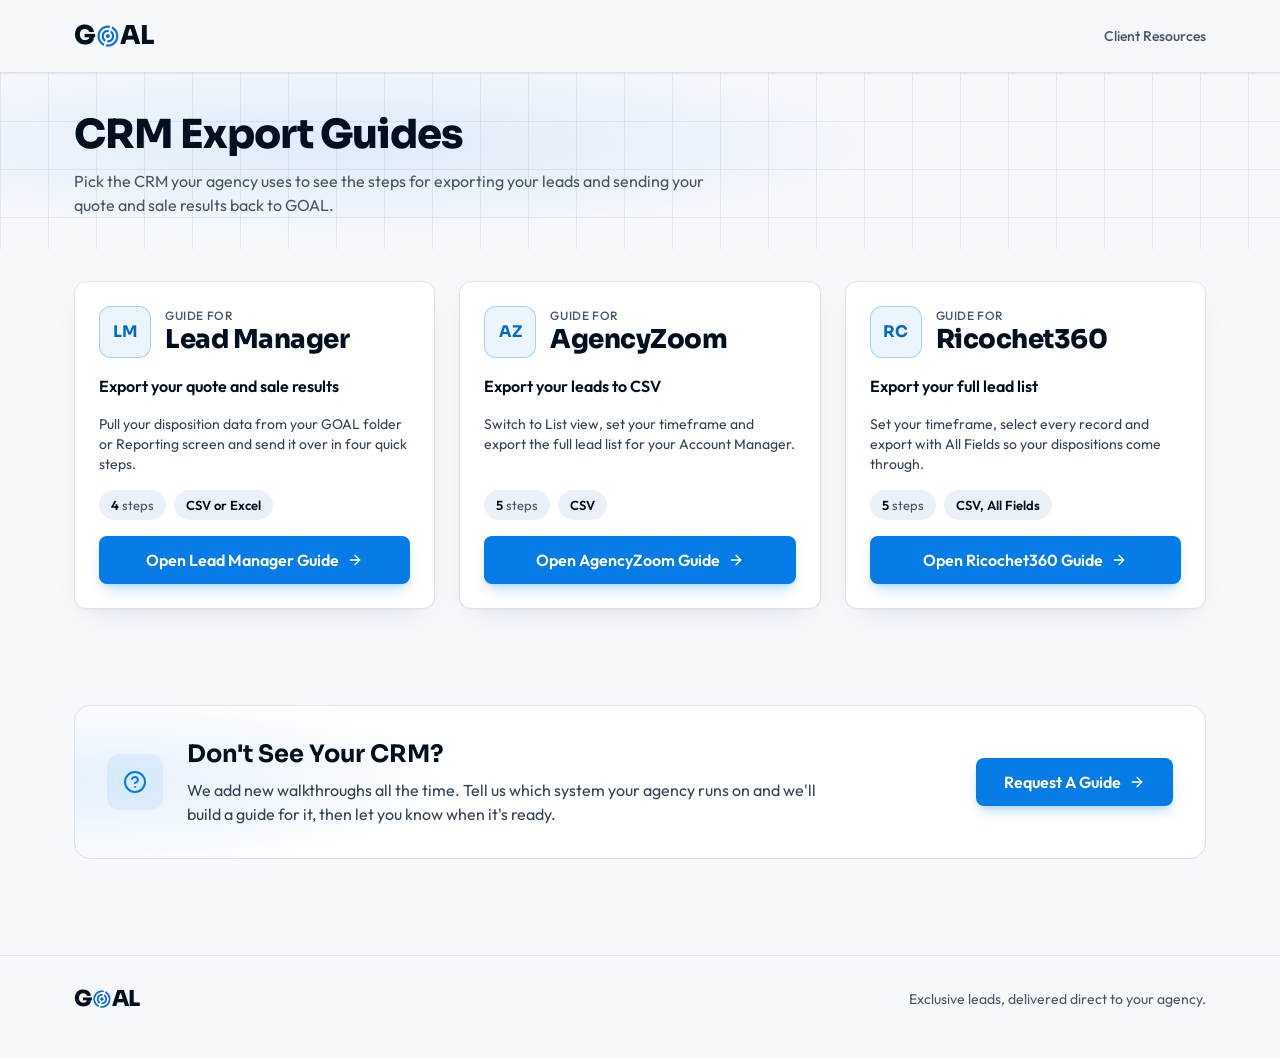
<file: index.html>
<!DOCTYPE html>
<html lang="en">
<head>
<meta charset="UTF-8">
<meta name="viewport" content="width=device-width, initial-scale=1.0">
<title>GOAL — Client Guides</title>
<meta name="description" content="Step-by-step guides for exporting your dispositions and sending quote and sale data back to GOAL.">
<meta name="color-scheme" content="dark light">
<meta name="theme-color" content="#080c10" media="(prefers-color-scheme: dark)">
<meta name="theme-color" content="#f6f8fc" media="(prefers-color-scheme: light)">
<link rel="icon" type="image/png" href="assets/goal-mark.png">
<link rel="preconnect" href="https://fonts.googleapis.com">
<link rel="preconnect" href="https://fonts.gstatic.com" crossorigin>
<link href="https://fonts.googleapis.com/css2?family=Outfit:wght@400;500;600&family=Sora:wght@600;700;800&display=swap" rel="stylesheet">
<link rel="stylesheet" href="assets/goal.css">
</head>
<body>

<header class="site-header">
  <div class="container">
    <a class="logo" href="index.html" aria-label="GOAL Client Guides home">G<img src="assets/goal-mark.png" alt="">AL</a>
    <nav aria-label="Primary">
      <span class="meta">Client Resources</span>
    </nav>
  </div>
</header>

<section class="hero compact">
  <div class="container">
    <h1 class="display-md">CRM Export Guides</h1>
    <p class="lead">Pick the CRM your agency uses to see the steps for exporting your leads and sending your quote and sale results back to GOAL.</p>
  </div>
</section>

<main id="guides" class="container landing">
  <div class="grid">

    <a class="guide-card" href="lead-manager-export.html">
      <div class="toprow">
        <div class="mono" aria-hidden="true">LM</div>
        <div class="crm"><small>Guide for</small><h2 class="name">Lead Manager</h2></div>
      </div>
      <p class="task">Export your quote and sale results</p>
      <p>Pull your disposition data from your GOAL folder or Reporting screen and send it over in four quick steps.</p>
      <ul class="facts">
        <li><strong>4</strong> steps</li>
        <li><strong>CSV or Excel</strong></li>
      </ul>
      <span class="btn btn-primary open-btn">Open Lead Manager Guide
        <svg viewBox="0 0 24 24" fill="none" stroke="currentColor" stroke-width="2" stroke-linecap="round" stroke-linejoin="round" aria-hidden="true"><path d="M5 12h14"/><path d="m12 5 7 7-7 7"/></svg>
      </span>
    </a>

    <a class="guide-card" href="agencyzoom-export.html">
      <div class="toprow">
        <div class="mono" aria-hidden="true">AZ</div>
        <div class="crm"><small>Guide for</small><h2 class="name">AgencyZoom</h2></div>
      </div>
      <p class="task">Export your leads to CSV</p>
      <p>Switch to List view, set your timeframe and export the full lead list for your Account Manager.</p>
      <ul class="facts">
        <li><strong>5</strong> steps</li>
        <li><strong>CSV</strong></li>
      </ul>
      <span class="btn btn-primary open-btn">Open AgencyZoom Guide
        <svg viewBox="0 0 24 24" fill="none" stroke="currentColor" stroke-width="2" stroke-linecap="round" stroke-linejoin="round" aria-hidden="true"><path d="M5 12h14"/><path d="m12 5 7 7-7 7"/></svg>
      </span>
    </a>

    <a class="guide-card" href="ricochet-export.html">
      <div class="toprow">
        <div class="mono" aria-hidden="true">RC</div>
        <div class="crm"><small>Guide for</small><h2 class="name">Ricochet360</h2></div>
      </div>
      <p class="task">Export your full lead list</p>
      <p>Set your timeframe, select every record and export with All Fields so your dispositions come through.</p>
      <ul class="facts">
        <li><strong>5</strong> steps</li>
        <li><strong>CSV, All Fields</strong></li>
      </ul>
      <span class="btn btn-primary open-btn">Open Ricochet360 Guide
        <svg viewBox="0 0 24 24" fill="none" stroke="currentColor" stroke-width="2" stroke-linecap="round" stroke-linejoin="round" aria-hidden="true"><path d="M5 12h14"/><path d="m12 5 7 7-7 7"/></svg>
      </span>
    </a>

  </div>

  <section id="request" class="panel section">
    <div class="icon-tile lg">
      <svg viewBox="0 0 24 24" fill="none" stroke="currentColor" stroke-width="2" stroke-linecap="round" stroke-linejoin="round" aria-hidden="true"><circle cx="12" cy="12" r="10"/><path d="M9.09 9a3 3 0 0 1 5.83 1c0 2-3 3-3 3"/><path d="M12 17h.01"/></svg>
    </div>
    <div class="text">
      <h2>Don't See Your CRM?</h2>
      <p>We add new walkthroughs all the time. Tell us which system your agency runs on and we'll build a guide for it, then let you know when it's ready.</p>
    </div>
    <a class="btn btn-primary" href="mailto:support@checkoutgoal.com?subject=CRM%20guide%20request">Request A Guide
      <svg viewBox="0 0 24 24" fill="none" stroke="currentColor" stroke-width="2" stroke-linecap="round" stroke-linejoin="round" aria-hidden="true"><path d="M5 12h14"/><path d="m12 5 7 7-7 7"/></svg>
    </a>
  </section>
</main>

<footer class="site-footer">
  <div class="container">
    <span class="logo sm">G<img src="assets/goal-mark.png" alt="O">AL</span>
    <p>Exclusive leads, delivered direct to your agency.</p>
  </div>
</footer>

</body>
</html>
</file>
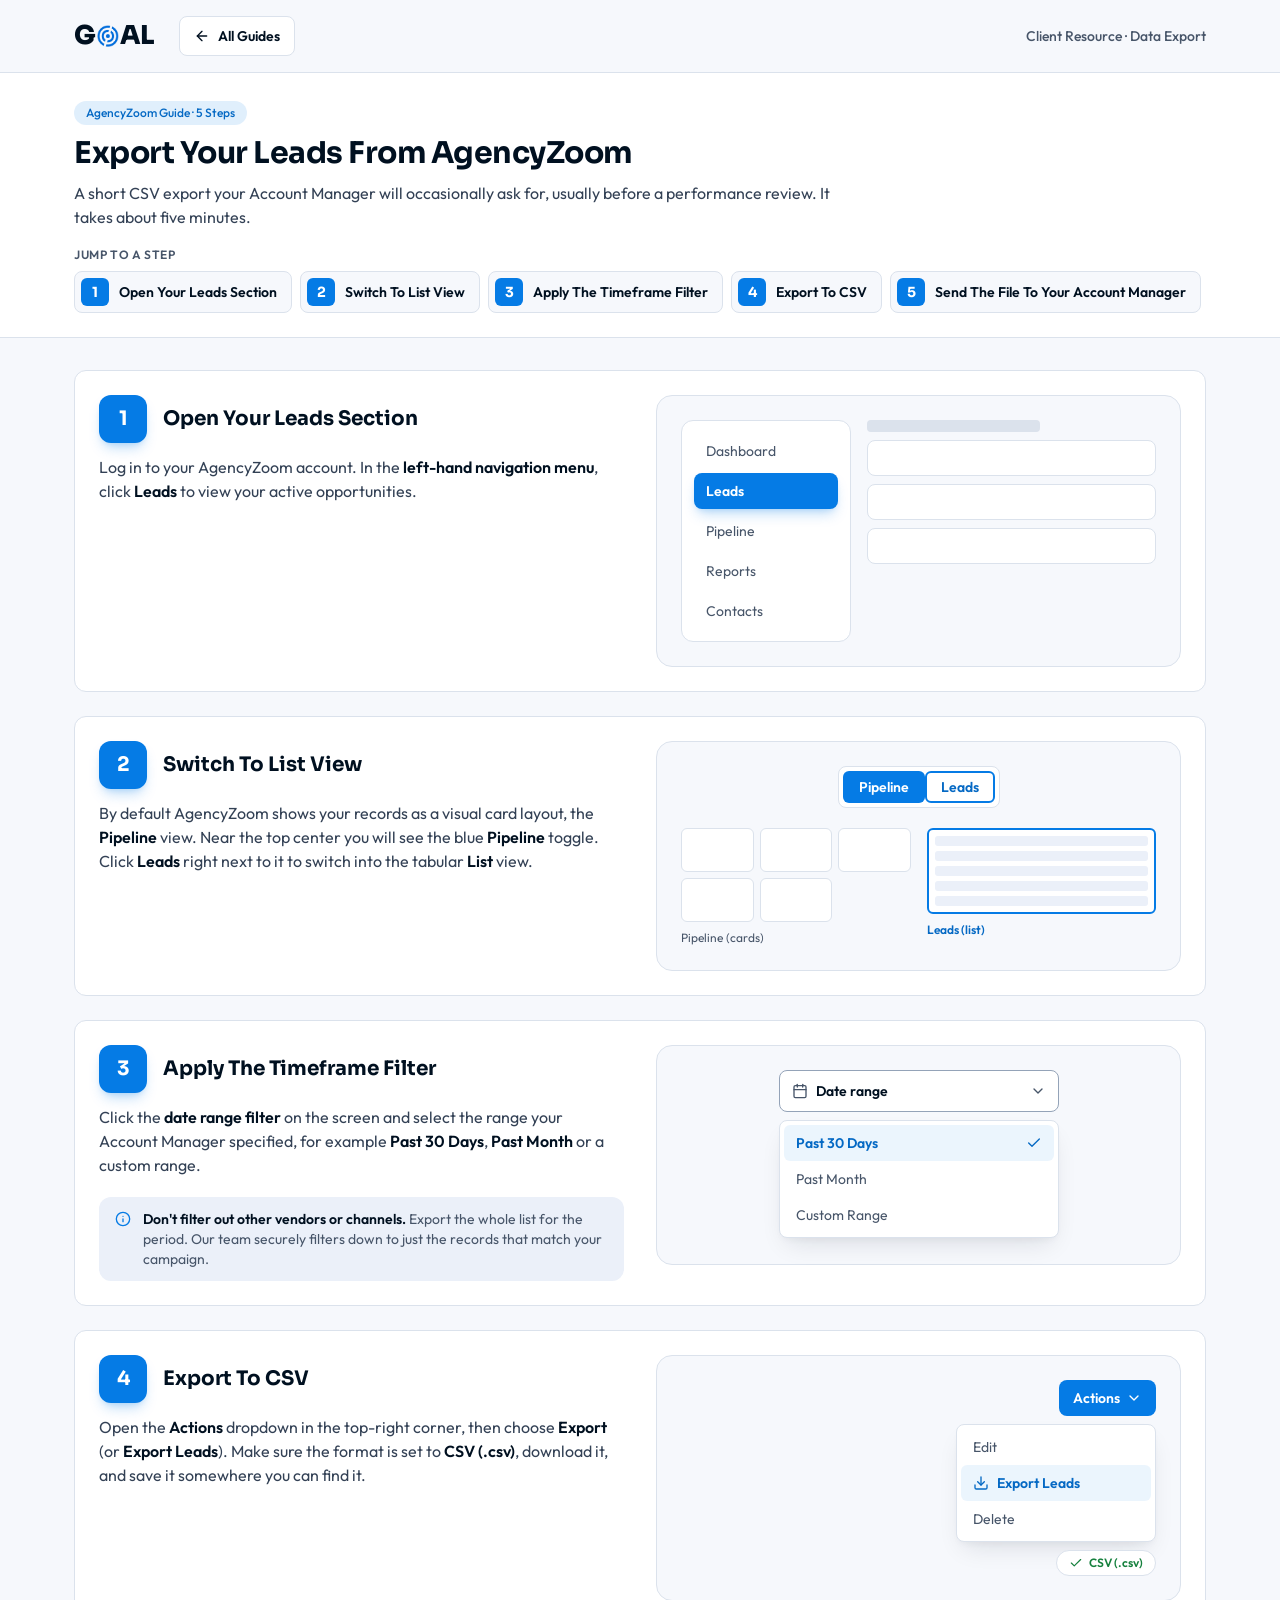
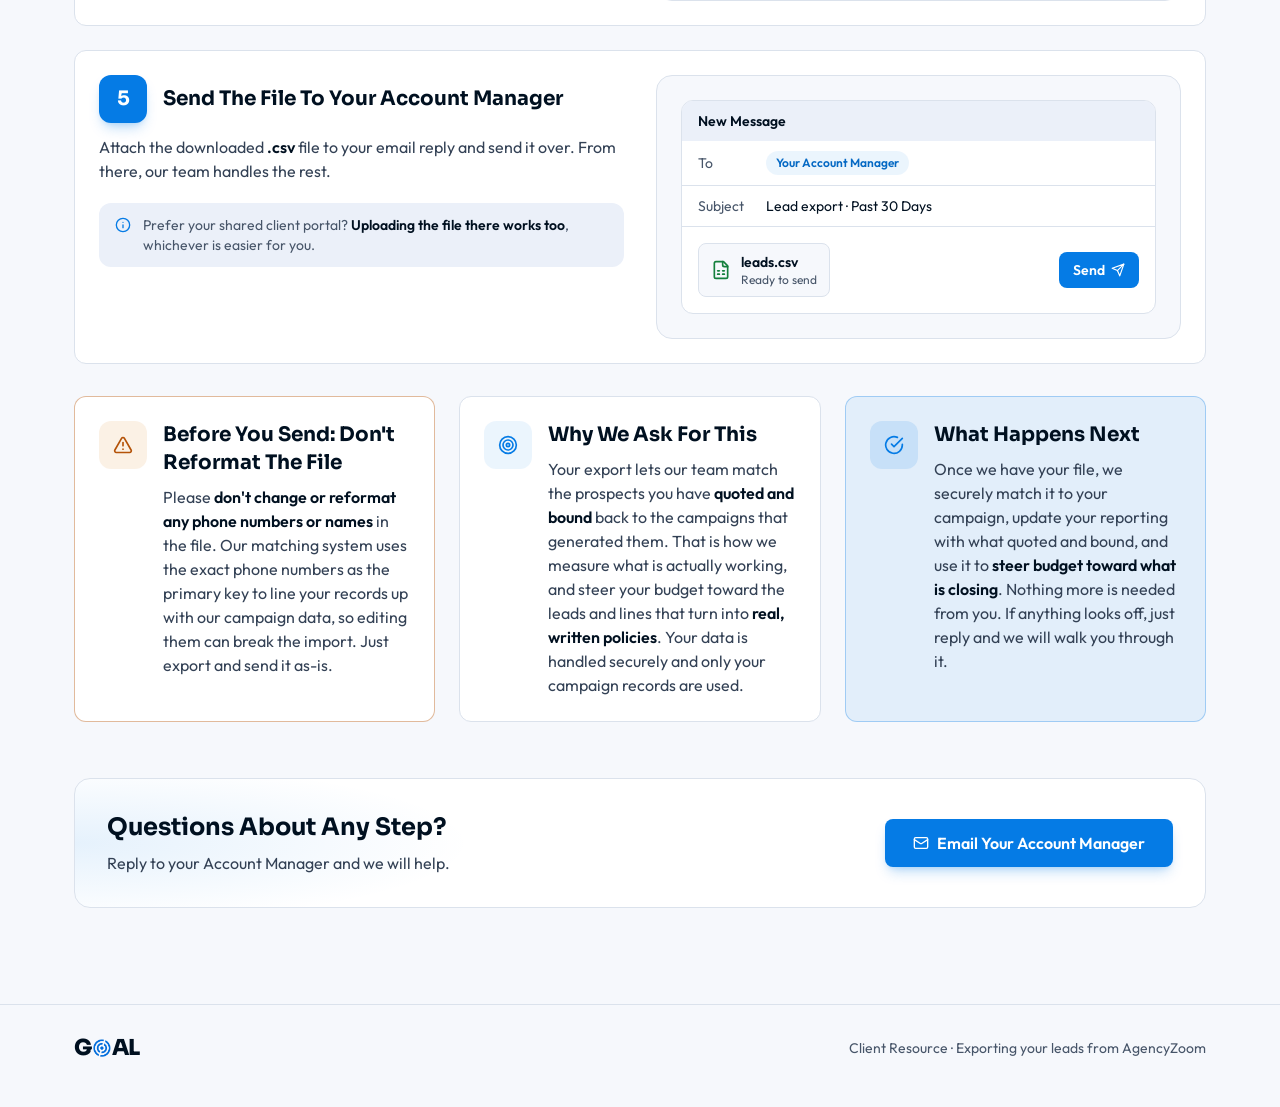
<file: agencyzoom-export.html>
<!DOCTYPE html>
<html lang="en">
<head>
<meta charset="UTF-8">
<meta name="viewport" content="width=device-width, initial-scale=1.0">
<title>GOAL — Exporting Your Leads from AgencyZoom</title>
<meta name="description" content="A five-step guide to exporting your leads from AgencyZoom and sending them to your GOAL Account Manager.">
<meta name="color-scheme" content="dark light">
<meta name="theme-color" content="#080c10" media="(prefers-color-scheme: dark)">
<meta name="theme-color" content="#f6f8fc" media="(prefers-color-scheme: light)">
<link rel="icon" type="image/png" href="assets/goal-mark.png">
<link rel="preconnect" href="https://fonts.googleapis.com">
<link rel="preconnect" href="https://fonts.gstatic.com" crossorigin>
<link href="https://fonts.googleapis.com/css2?family=Outfit:wght@400;500;600&family=Sora:wght@600;700;800&display=swap" rel="stylesheet">
<link rel="stylesheet" href="assets/goal.css">
</head>
<body>
<!--
  GOAL CLIENT GUIDE — Exporting Leads from AgencyZoom
  Print to PDF (Cmd/Ctrl-P) to send to a client; print always uses the light ground.
-->

<header class="site-header">
  <div class="container">
    <div class="left">
      <a class="logo" href="index.html" aria-label="GOAL Client Guides home">G<img src="assets/goal-mark.png" alt="">AL</a>
      <a class="back-link" href="index.html">
        <svg viewBox="0 0 24 24" fill="none" stroke="currentColor" stroke-width="2" stroke-linecap="round" stroke-linejoin="round" aria-hidden="true"><path d="m12 19-7-7 7-7"/><path d="M19 12H5"/></svg>
        All Guides
      </a>
    </div>
    <span class="meta">Client Resource · Data Export</span>
  </div>
</header>

<section class="guide-head">
  <div class="container">
    <span class="badge">AgencyZoom Guide · 5 Steps</span>
    <h1 class="guide-title">Export Your Leads From AgencyZoom</h1>
    <p class="lead">A short CSV export your Account Manager will occasionally ask for, usually before a performance review. It takes about five minutes.</p>
    <nav class="toc" aria-label="Steps in this guide">
      <p class="toc-label">Jump to a step</p>
      <ol>
        <li><a href="#step-1"><span class="n">1</span>Open Your Leads Section</a></li>
        <li><a href="#step-2"><span class="n">2</span>Switch To List View</a></li>
        <li><a href="#step-3"><span class="n">3</span>Apply The Timeframe Filter</a></li>
        <li><a href="#step-4"><span class="n">4</span>Export To CSV</a></li>
        <li><a href="#step-5"><span class="n">5</span>Send The File To Your Account Manager</a></li>
      </ol>
    </nav>
  </div>
</section>

<main class="container guide">

  <ol class="steps">

    <!-- Step 1 -->
    <li class="step-row" id="step-1">
      <div class="step-copy">
        <div class="step-head"><div class="step-num" aria-hidden="true">1</div><h3>Open Your Leads Section</h3></div>
        <p>Log in to your AgencyZoom account. In the <strong>left-hand navigation menu</strong>, click <strong>Leads</strong> to view your active opportunities.</p>
      </div>
      <figure class="mock" role="img" aria-label="AgencyZoom left navigation with Leads selected" style="gap:16px;">
        <div class="m-box" style="width:170px;flex-shrink:0;padding:12px;display:flex;flex-direction:column;gap:4px;">
          <span class="m-item">Dashboard</span>
          <span class="m-item fill">Leads</span>
          <span class="m-item">Pipeline</span>
          <span class="m-item">Reports</span>
          <span class="m-item">Contacts</span>
        </div>
        <div aria-hidden="true" style="flex:1;min-width:0;display:flex;flex-direction:column;gap:8px;">
          <div class="m-bar" style="height:12px;width:60%;"></div>
          <div class="m-box" style="height:36px;border-radius:8px;"></div>
          <div class="m-box" style="height:36px;border-radius:8px;"></div>
          <div class="m-box" style="height:36px;border-radius:8px;"></div>
        </div>
      </figure>
    </li>

    <!-- Step 2 -->
    <li class="step-row" id="step-2">
      <div class="step-copy">
        <div class="step-head"><div class="step-num" aria-hidden="true">2</div><h3>Switch To List View</h3></div>
        <p>By default AgencyZoom shows your records as a visual card layout, the <strong>Pipeline</strong> view. Near the top center you will see the blue <strong>Pipeline</strong> toggle. Click <strong>Leads</strong> right next to it to switch into the tabular <strong>List</strong> view.</p>
      </div>
      <figure class="mock" role="img" aria-label="Toggle between Pipeline card view and Leads list view" style="flex-direction:column;align-items:center;gap:20px;">
        <div class="m-box" style="display:inline-flex;padding:4px;border-radius:8px;font-weight:600;">
          <span style="padding:6px 16px;border-radius:6px;background:#057be5;color:#fff;">Pipeline</span>
          <span style="padding:6px 16px;border-radius:6px;color:#0569c4;outline:2px solid #057be5;outline-offset:-2px;">Leads</span>
        </div>
        <div style="width:100%;display:grid;grid-template-columns:repeat(2,minmax(0,1fr));gap:16px;">
          <div style="display:flex;flex-direction:column;gap:8px;">
            <div aria-hidden="true" style="display:grid;grid-template-columns:repeat(3,minmax(0,1fr));gap:6px;">
              <div class="m-box" style="height:44px;border-radius:6px;"></div><div class="m-box" style="height:44px;border-radius:6px;"></div><div class="m-box" style="height:44px;border-radius:6px;"></div>
              <div class="m-box" style="height:44px;border-radius:6px;"></div><div class="m-box" style="height:44px;border-radius:6px;"></div>
            </div>
            <span style="font-size:12px;line-height:16px;color:#475569;">Pipeline (cards)</span>
          </div>
          <div style="display:flex;flex-direction:column;gap:8px;">
            <div aria-hidden="true" style="padding:6px;border-radius:6px;background:#fff;border:2px solid #057be5;display:flex;flex-direction:column;gap:5px;">
              <div style="height:10px;border-radius:3px;background:#ebf0f9;"></div><div style="height:10px;border-radius:3px;background:#ebf0f9;"></div><div style="height:10px;border-radius:3px;background:#ebf0f9;"></div><div style="height:10px;border-radius:3px;background:#ebf0f9;"></div><div style="height:10px;border-radius:3px;background:#ebf0f9;"></div>
            </div>
            <span style="font-size:12px;line-height:16px;font-weight:600;color:#0569c4;">Leads (list)</span>
          </div>
        </div>
      </figure>
    </li>

    <!-- Step 3 -->
    <li class="step-row" id="step-3">
      <div class="step-copy">
        <div class="step-head"><div class="step-num" aria-hidden="true">3</div><h3>Apply The Timeframe Filter</h3></div>
        <p>Click the <strong>date range filter</strong> on the screen and select the range your Account Manager specified, for example <strong>Past 30 Days</strong>, <strong>Past Month</strong> or a custom range.</p>
        <div class="note">
          <svg viewBox="0 0 24 24" fill="none" stroke-width="2" stroke-linecap="round" stroke-linejoin="round" aria-hidden="true"><circle cx="12" cy="12" r="10"/><path d="M12 16v-4"/><path d="M12 8h.01"/></svg>
          <p><strong>Don't filter out other vendors or channels.</strong> Export the whole list for the period. Our team securely filters down to just the records that match your campaign.</p>
        </div>
      </div>
      <figure class="mock" role="img" aria-label="Date range filter with Past 30 Days selected" style="justify-content:center;">
        <div style="width:100%;max-width:280px;display:flex;flex-direction:column;gap:8px;">
          <div style="display:flex;align-items:center;justify-content:space-between;padding:10px 12px;border-radius:8px;background:#fff;border:1px solid #94a3b8;font-weight:600;">
            <span style="display:inline-flex;align-items:center;gap:8px;"><svg viewBox="0 0 24 24" fill="none" stroke="#475569" stroke-width="2" stroke-linecap="round" stroke-linejoin="round" aria-hidden="true"><path d="M8 2v4"/><path d="M16 2v4"/><rect width="18" height="18" x="3" y="4" rx="2"/><path d="M3 10h18"/></svg>Date range</span>
            <svg viewBox="0 0 24 24" fill="none" stroke="#475569" stroke-width="2" stroke-linecap="round" stroke-linejoin="round" aria-hidden="true"><path d="m6 9 6 6 6-6"/></svg>
          </div>
          <div class="m-menu">
            <span class="m-item on">Past 30 Days<svg viewBox="0 0 24 24" fill="none" stroke="currentColor" stroke-width="2" stroke-linecap="round" stroke-linejoin="round" aria-hidden="true"><path d="M20 6 9 17l-5-5"/></svg></span>
            <span class="m-item">Past Month</span>
            <span class="m-item">Custom Range</span>
          </div>
        </div>
      </figure>
    </li>

    <!-- Step 4 -->
    <li class="step-row" id="step-4">
      <div class="step-copy">
        <div class="step-head"><div class="step-num" aria-hidden="true">4</div><h3>Export To CSV</h3></div>
        <p>Open the <strong>Actions</strong> dropdown in the top-right corner, then choose <strong>Export</strong> (or <strong>Export Leads</strong>). Make sure the format is set to <strong>CSV (.csv)</strong>, download it, and save it somewhere you can find it.</p>
      </div>
      <figure class="mock" role="img" aria-label="Actions menu open with Export Leads selected and CSV format" style="justify-content:flex-end;">
        <div style="width:200px;display:flex;flex-direction:column;align-items:flex-end;gap:8px;">
          <span class="m-btn">Actions<svg viewBox="0 0 24 24" fill="none" stroke="currentColor" stroke-width="2" stroke-linecap="round" stroke-linejoin="round" aria-hidden="true"><path d="m6 9 6 6 6-6"/></svg></span>
          <div class="m-menu" style="width:100%;">
            <span class="m-item">Edit</span>
            <span class="m-item on" style="justify-content:flex-start;"><svg viewBox="0 0 24 24" fill="none" stroke="currentColor" stroke-width="2" stroke-linecap="round" stroke-linejoin="round" aria-hidden="true"><path d="M21 15v4a2 2 0 0 1-2 2H5a2 2 0 0 1-2-2v-4"/><path d="m7 10 5 5 5-5"/><path d="M12 15V3"/></svg>Export Leads</span>
            <span class="m-item">Delete</span>
          </div>
          <span style="display:inline-flex;align-items:center;gap:6px;padding:4px 12px;border-radius:9999px;background:#fff;border:1px solid #dbe2ec;color:#15803d;font-size:12px;line-height:16px;font-weight:600;"><svg viewBox="0 0 24 24" fill="none" stroke="currentColor" stroke-width="2" stroke-linecap="round" stroke-linejoin="round" aria-hidden="true" style="width:14px;height:14px;"><path d="M20 6 9 17l-5-5"/></svg>CSV (.csv)</span>
        </div>
      </figure>
    </li>

    <!-- Step 5 -->
    <li class="step-row" id="step-5">
      <div class="step-copy">
        <div class="step-head"><div class="step-num" aria-hidden="true">5</div><h3>Send The File To Your Account Manager</h3></div>
        <p>Attach the downloaded <strong>.csv</strong> file to your email reply and send it over. From there, our team handles the rest.</p>
        <div class="note">
          <svg viewBox="0 0 24 24" fill="none" stroke-width="2" stroke-linecap="round" stroke-linejoin="round" aria-hidden="true"><circle cx="12" cy="12" r="10"/><path d="M12 16v-4"/><path d="M12 8h.01"/></svg>
          <p>Prefer your shared client portal? <strong>Uploading the file there works too</strong>, whichever is easier for you.</p>
        </div>
      </div>
      <figure class="mock" role="img" aria-label="Email to your Account Manager with the leads CSV attached">
        <div class="m-box" style="width:100%;display:flex;flex-direction:column;overflow:hidden;">
          <div style="padding:10px 16px;background:#ebf0f9;font-weight:600;">New Message</div>
          <div style="display:flex;align-items:center;gap:12px;padding:10px 16px;border-bottom:1px solid #dbe2ec;"><span style="width:56px;color:#475569;">To</span><span style="padding:2px 10px;border-radius:9999px;background:rgba(5,123,229,.08);color:#0569c4;font-weight:600;font-size:12px;">Your Account Manager</span></div>
          <div style="display:flex;align-items:center;gap:12px;padding:10px 16px;border-bottom:1px solid #dbe2ec;"><span style="width:56px;flex-shrink:0;color:#475569;">Subject</span><span>Lead export · Past 30 Days</span></div>
          <div style="display:flex;flex-wrap:wrap;align-items:center;justify-content:space-between;gap:12px;padding:16px;">
            <span style="display:inline-flex;align-items:center;gap:10px;padding:8px 12px;border-radius:8px;border:1px solid #dbe2ec;background:#f6f8fc;">
              <svg viewBox="0 0 24 24" fill="none" stroke="#15803d" stroke-width="2" stroke-linecap="round" stroke-linejoin="round" aria-hidden="true" style="width:20px;height:20px;"><path d="M15 2H6a2 2 0 0 0-2 2v16a2 2 0 0 0 2 2h12a2 2 0 0 0 2-2V7Z"/><path d="M14 2v4a2 2 0 0 0 2 2h4"/><path d="M8 13h2"/><path d="M14 13h2"/><path d="M8 17h2"/><path d="M14 17h2"/></svg>
              <span style="display:flex;flex-direction:column;"><span style="font-weight:600;">leads.csv</span><span style="font-size:12px;line-height:16px;color:#475569;">Ready to send</span></span>
            </span>
            <span class="m-btn">Send<svg viewBox="0 0 24 24" fill="none" stroke="currentColor" stroke-width="2" stroke-linecap="round" stroke-linejoin="round" aria-hidden="true" style="width:14px;height:14px;"><path d="m22 2-7 20-4-9-9-4Z"/><path d="M22 2 11 13"/></svg></span>
          </div>
        </div>
      </figure>
    </li>

  </ol>

  <div class="callouts">
    <section class="card callout warn">
      <div class="icon-tile amber"><svg viewBox="0 0 24 24" fill="none" stroke="currentColor" stroke-width="2" stroke-linecap="round" stroke-linejoin="round" aria-hidden="true"><path d="m21.73 18-8-14a2 2 0 0 0-3.48 0l-8 14A2 2 0 0 0 4 21h16a2 2 0 0 0 1.73-3"/><path d="M12 9v4"/><path d="M12 17h.01"/></svg></div>
      <div class="body">
        <h2>Before You Send: Don't Reformat The File</h2>
        <p>Please <strong>don't change or reformat any phone numbers or names</strong> in the file. Our matching system uses the exact phone numbers as the primary key to line your records up with our campaign data, so editing them can break the import. Just export and send it as-is.</p>
      </div>
    </section>
    <section class="card callout">
      <div class="icon-tile"><svg viewBox="0 0 24 24" fill="none" stroke="currentColor" stroke-width="2" stroke-linecap="round" stroke-linejoin="round" aria-hidden="true"><circle cx="12" cy="12" r="10"/><circle cx="12" cy="12" r="6"/><circle cx="12" cy="12" r="2"/></svg></div>
      <div class="body">
        <h2>Why We Ask For This</h2>
        <p>Your export lets our team match the prospects you have <strong>quoted and bound</strong> back to the campaigns that generated them. That is how we measure what is actually working, and steer your budget toward the leads and lines that turn into <strong>real, written policies</strong>. Your data is handled securely and only your campaign records are used.</p>
      </div>
    </section>
    <section class="card callout info">
      <div class="icon-tile" style="background:var(--brand-tint-strong);"><svg viewBox="0 0 24 24" fill="none" stroke="currentColor" stroke-width="2" stroke-linecap="round" stroke-linejoin="round" aria-hidden="true"><path d="M22 11.08V12a10 10 0 1 1-5.93-9.14"/><path d="m9 11 3 3L22 4"/></svg></div>
      <div class="body">
        <h2>What Happens Next</h2>
        <p>Once we have your file, we securely match it to your campaign, update your reporting with what quoted and bound, and use it to <strong>steer budget toward what is closing</strong>. Nothing more is needed from you. If anything looks off, just reply and we will walk you through it.</p>
      </div>
    </section>
  </div>

  <section class="panel section cta-panel">
    <div class="text">
      <h2>Questions About Any Step?</h2>
      <p>Reply to your Account Manager and we will help.</p>
    </div>
    <a class="btn btn-primary" href="mailto:stephanie@checkoutgoal.com?subject=AgencyZoom%20export">
      <svg viewBox="0 0 24 24" fill="none" stroke="currentColor" stroke-width="2" stroke-linecap="round" stroke-linejoin="round" aria-hidden="true"><rect width="20" height="16" x="2" y="4" rx="2"/><path d="m22 7-8.97 5.7a1.94 1.94 0 0 1-2.06 0L2 7"/></svg>
      Email Your Account Manager
    </a>
  </section>
</main>

<footer class="site-footer">
  <div class="container">
    <span class="logo sm">G<img src="assets/goal-mark.png" alt="O">AL</span>
    <p>Client Resource · Exporting your leads from AgencyZoom</p>
  </div>
</footer>

</body>
</html>
</file>
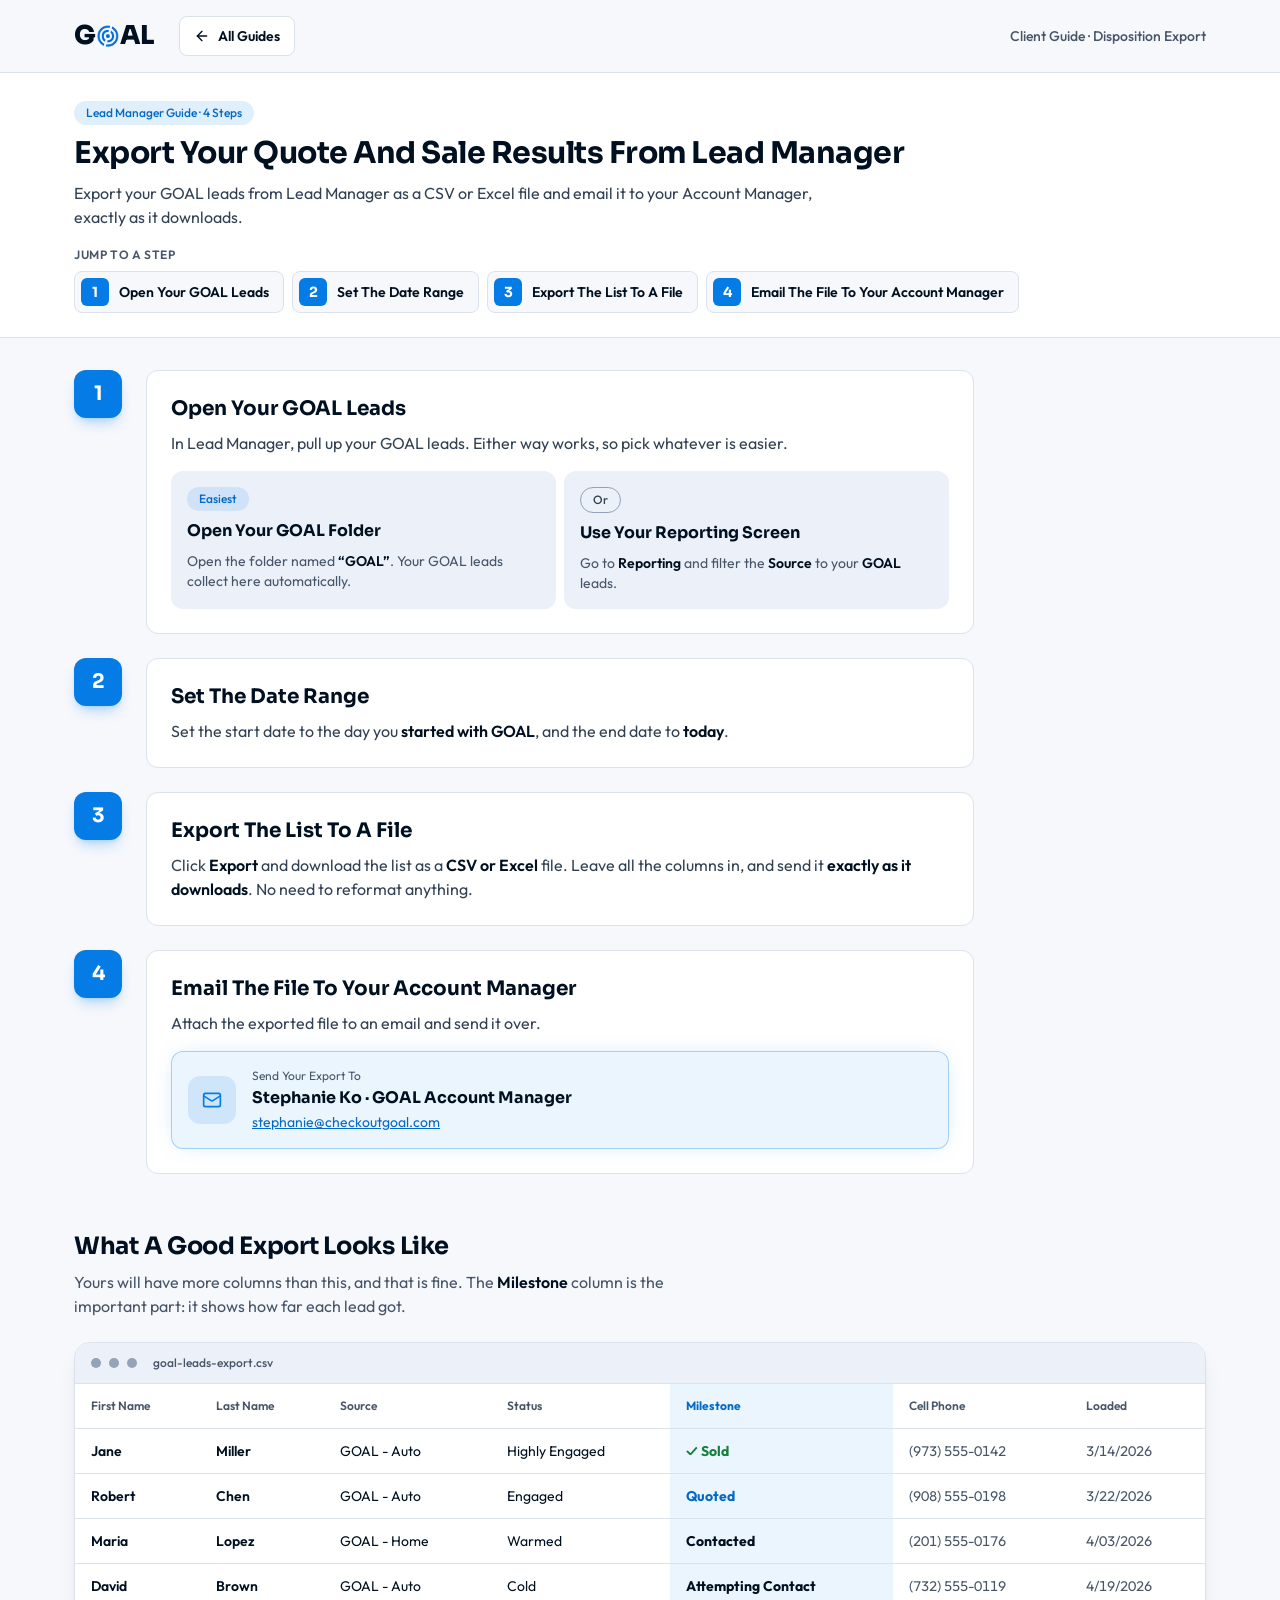
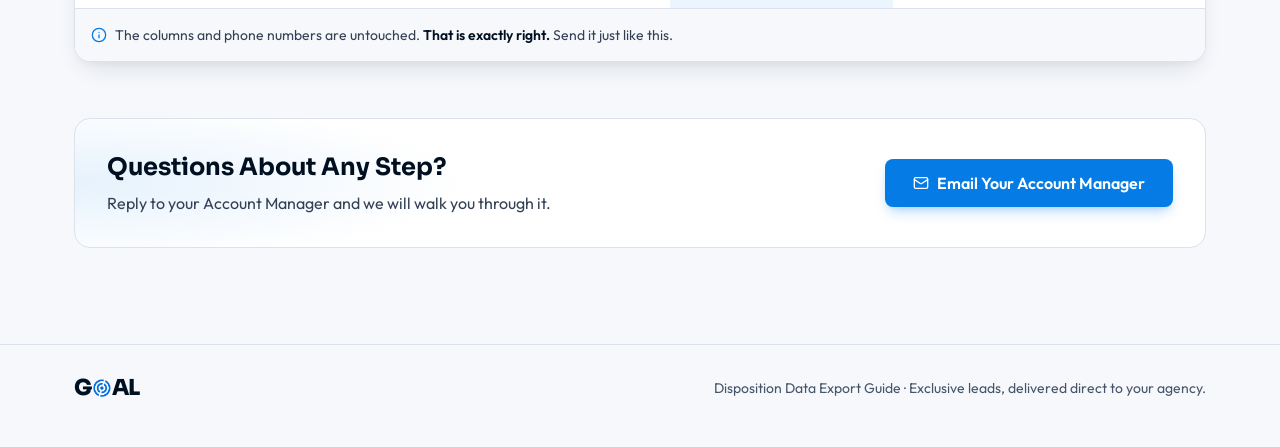
<file: lead-manager-export.html>
<!DOCTYPE html>
<html lang="en">
<head>
<meta charset="UTF-8">
<meta name="viewport" content="width=device-width, initial-scale=1.0">
<title>GOAL — Exporting Your Disposition Data from Lead Manager</title>
<meta name="description" content="How to export your quote and sale results from Lead Manager and send them to your GOAL Account Manager.">
<meta name="color-scheme" content="dark light">
<meta name="theme-color" content="#080c10" media="(prefers-color-scheme: dark)">
<meta name="theme-color" content="#f6f8fc" media="(prefers-color-scheme: light)">
<link rel="icon" type="image/png" href="assets/goal-mark.png">
<link rel="preconnect" href="https://fonts.googleapis.com">
<link rel="preconnect" href="https://fonts.gstatic.com" crossorigin>
<link href="https://fonts.googleapis.com/css2?family=Outfit:wght@400;500;600&family=Sora:wght@600;700;800&display=swap" rel="stylesheet">
<link rel="stylesheet" href="assets/goal.css">
</head>
<body>
<!--
  GOAL CLIENT GUIDE — Exporting Disposition Data from Lead Manager
  EDIT before sending: account-manager name + email in Step 4 (".sendto").
  Print to PDF (Cmd/Ctrl-P) to send to a client; print always uses the light ground.
-->

<header class="site-header">
  <div class="container">
    <div class="left">
      <a class="logo" href="index.html" aria-label="GOAL Client Guides home">G<img src="assets/goal-mark.png" alt="">AL</a>
      <a class="back-link" href="index.html">
        <svg viewBox="0 0 24 24" fill="none" stroke="currentColor" stroke-width="2" stroke-linecap="round" stroke-linejoin="round" aria-hidden="true"><path d="m12 19-7-7 7-7"/><path d="M19 12H5"/></svg>
        All Guides
      </a>
    </div>
    <span class="meta">Client Guide · Disposition Export</span>
  </div>
</header>

<section class="guide-head">
  <div class="container">
    <span class="badge">Lead Manager Guide · 4 Steps</span>
    <h1 class="guide-title">Export Your Quote And Sale Results From Lead Manager</h1>
    <p class="lead">Export your GOAL leads from Lead Manager as a CSV or Excel file and email it to your Account Manager, exactly as it downloads.</p>
    <nav class="toc" aria-label="Steps in this guide">
      <p class="toc-label">Jump to a step</p>
      <ol>
        <li><a href="#step-1"><span class="n">1</span>Open Your GOAL Leads</a></li>
        <li><a href="#step-2"><span class="n">2</span>Set The Date Range</a></li>
        <li><a href="#step-3"><span class="n">3</span>Export The List To A File</a></li>
        <li><a href="#step-4"><span class="n">4</span>Email The File To Your Account Manager</a></li>
      </ol>
    </nav>
  </div>
</section>

<main class="container guide">


  <ol class="steps narrow">

    <li class="step" id="step-1">
      <div class="step-num" aria-hidden="true">1</div>
      <div class="step-body">
        <h3>Open Your GOAL Leads</h3>
        <p>In Lead Manager, pull up your GOAL leads. Either way works, so pick whatever is easier.</p>
        <div class="options">
          <div class="option">
            <span class="badge">Easiest</span>
            <span class="t">Open Your GOAL Folder</span>
            <span class="d">Open the folder named <strong>“GOAL”</strong>. Your GOAL leads collect here automatically.</span>
          </div>
          <div class="option">
            <span class="badge outline">Or</span>
            <span class="t">Use Your Reporting Screen</span>
            <span class="d">Go to <strong>Reporting</strong> and filter the <strong>Source</strong> to your <strong>GOAL</strong> leads.</span>
          </div>
        </div>
      </div>
    </li>

    <li class="step" id="step-2">
      <div class="step-num" aria-hidden="true">2</div>
      <div class="step-body">
        <h3>Set The Date Range</h3>
        <p>Set the start date to the day you <strong>started with GOAL</strong>, and the end date to <strong>today</strong>.</p>
      </div>
    </li>

    <li class="step" id="step-3">
      <div class="step-num" aria-hidden="true">3</div>
      <div class="step-body">
        <h3>Export The List To A File</h3>
        <p>Click <strong>Export</strong> and download the list as a <strong>CSV or Excel</strong> file. Leave all the columns in, and send it <strong>exactly as it downloads</strong>. No need to reformat anything.</p>
      </div>
    </li>

    <li class="step" id="step-4">
      <div class="step-num" aria-hidden="true">4</div>
      <div class="step-body">
        <h3>Email The File To Your Account Manager</h3>
        <p>Attach the exported file to an email and send it over.</p>
        <div class="sendto">
          <div class="icon-tile"><svg viewBox="0 0 24 24" fill="none" stroke="currentColor" stroke-width="2" stroke-linecap="round" stroke-linejoin="round" aria-hidden="true"><rect width="20" height="16" x="2" y="4" rx="2"/><path d="m22 7-8.97 5.7a1.94 1.94 0 0 1-2.06 0L2 7"/></svg></div>
          <div class="who">
            <span class="k">Send Your Export To</span>
            <span class="n">Stephanie Ko · GOAL Account Manager</span>
            <a href="mailto:stephanie@checkoutgoal.com">stephanie@checkoutgoal.com</a>
          </div>
        </div>
      </div>
    </li>

  </ol>

  <section class="section">
    <h2 class="section-title">What A Good Export Looks Like</h2>
    <p class="lead">Yours will have more columns than this, and that is fine. The <strong>Milestone</strong> column is the important part: it shows how far each lead got.</p>

    <div class="sheet">
      <div class="titlebar"><i></i><i></i><i></i><span>goal-leads-export.csv</span></div>
      <div class="scroll">
        <table>
          <thead>
            <tr><th scope="col">First Name</th><th scope="col">Last Name</th><th scope="col">Source</th><th scope="col">Status</th><th scope="col" class="hi">Milestone</th><th scope="col">Cell Phone</th><th scope="col">Loaded</th></tr>
          </thead>
          <tbody>
            <tr><td class="nm">Jane</td><td class="nm">Miller</td><td>GOAL - Auto</td><td>Highly Engaged</td><td class="hi sold">✓ Sold</td><td class="dim">(973) 555-0142</td><td class="dim">3/14/2026</td></tr>
            <tr><td class="nm">Robert</td><td class="nm">Chen</td><td>GOAL - Auto</td><td>Engaged</td><td class="hi quote">Quoted</td><td class="dim">(908) 555-0198</td><td class="dim">3/22/2026</td></tr>
            <tr><td class="nm">Maria</td><td class="nm">Lopez</td><td>GOAL - Home</td><td>Warmed</td><td class="hi">Contacted</td><td class="dim">(201) 555-0176</td><td class="dim">4/03/2026</td></tr>
            <tr><td class="nm">David</td><td class="nm">Brown</td><td>GOAL - Auto</td><td>Cold</td><td class="hi">Attempting Contact</td><td class="dim">(732) 555-0119</td><td class="dim">4/19/2026</td></tr>
          </tbody>
        </table>
      </div>
      <div class="foot">
        <svg viewBox="0 0 24 24" fill="none" stroke-width="2" stroke-linecap="round" stroke-linejoin="round" aria-hidden="true"><circle cx="12" cy="12" r="10"/><path d="M12 16v-4"/><path d="M12 8h.01"/></svg>
        <p>The columns and phone numbers are untouched. <strong>That is exactly right.</strong> Send it just like this.</p>
      </div>
    </div>
  </section>

  <section class="panel section cta-panel">
    <div class="text">
      <h2>Questions About Any Step?</h2>
      <p>Reply to your Account Manager and we will walk you through it.</p>
    </div>
    <a class="btn btn-primary" href="mailto:stephanie@checkoutgoal.com?subject=Lead%20Manager%20export">
      <svg viewBox="0 0 24 24" fill="none" stroke="currentColor" stroke-width="2" stroke-linecap="round" stroke-linejoin="round" aria-hidden="true"><rect width="20" height="16" x="2" y="4" rx="2"/><path d="m22 7-8.97 5.7a1.94 1.94 0 0 1-2.06 0L2 7"/></svg>
      Email Your Account Manager
    </a>
  </section>
</main>

<footer class="site-footer">
  <div class="container">
    <span class="logo sm">G<img src="assets/goal-mark.png" alt="O">AL</span>
    <p>Disposition Data Export Guide · Exclusive leads, delivered direct to your agency.</p>
  </div>
</footer>

</body>
</html>
</file>
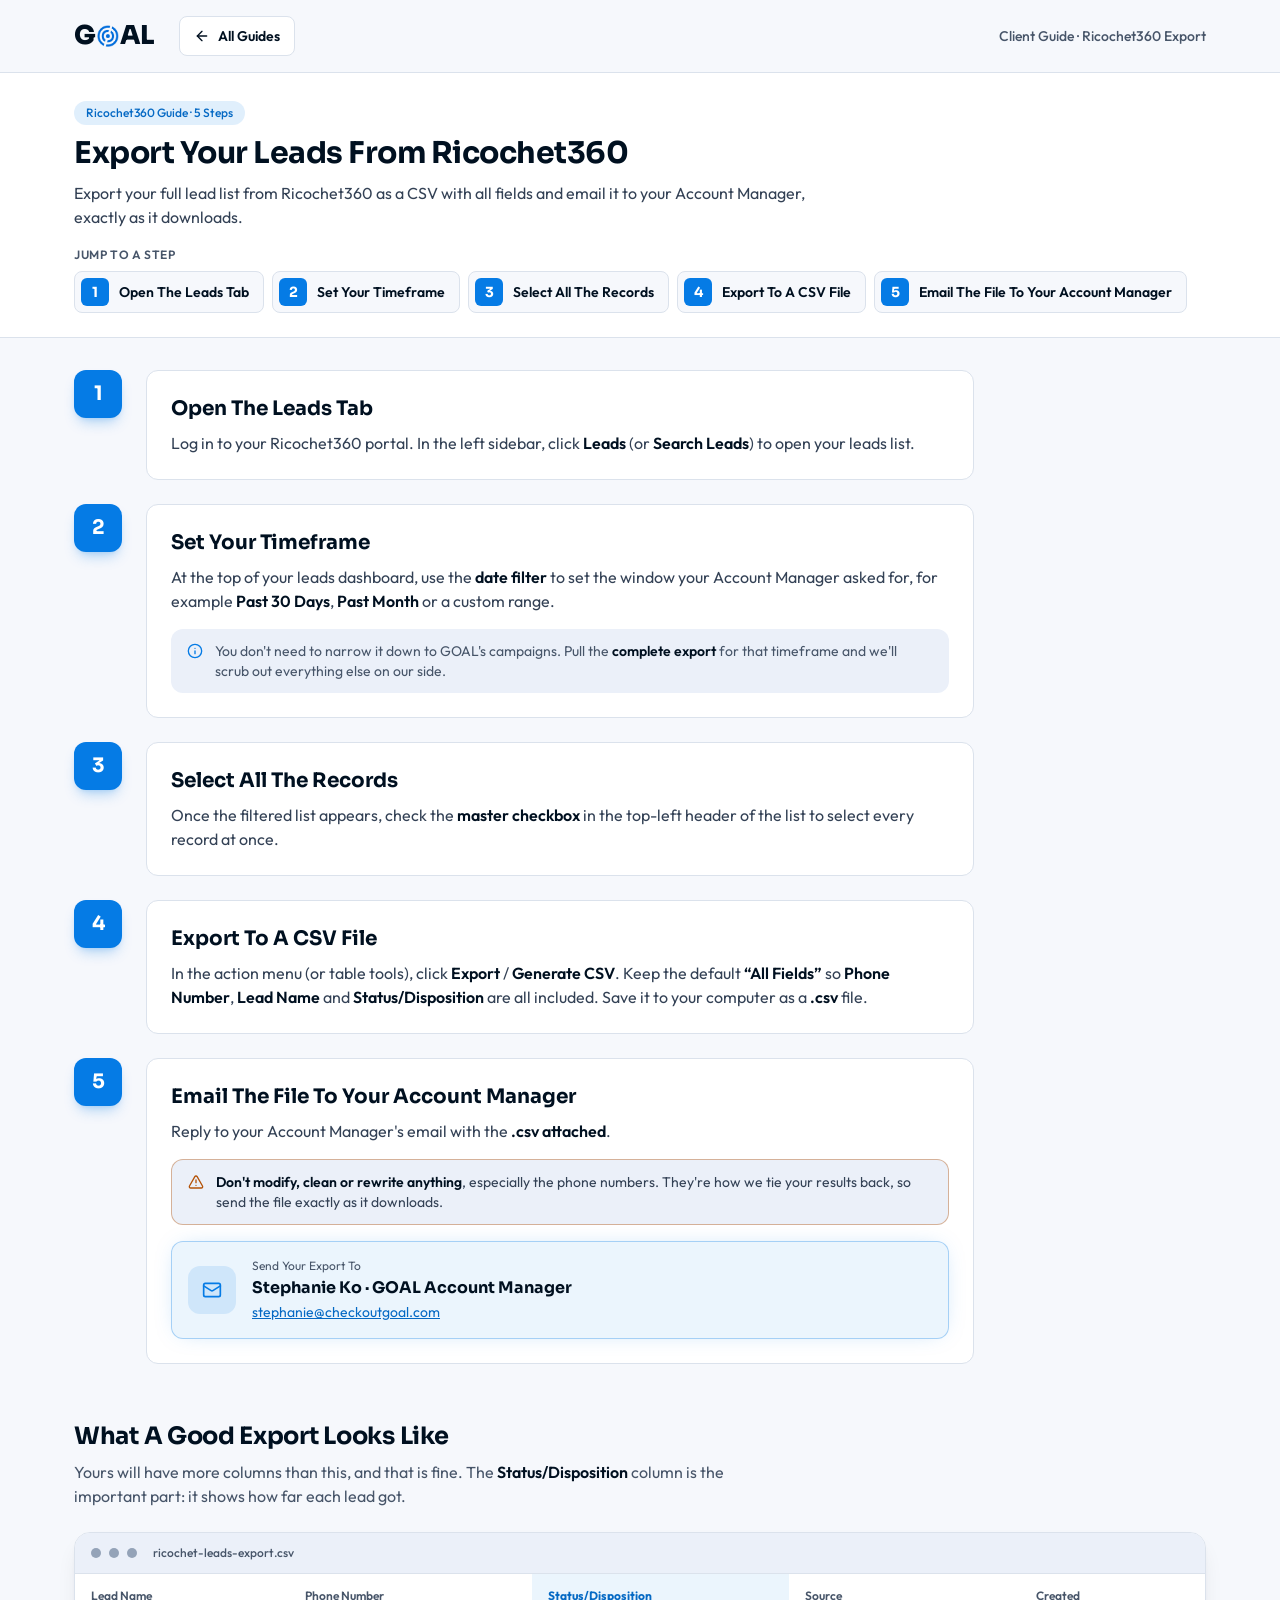
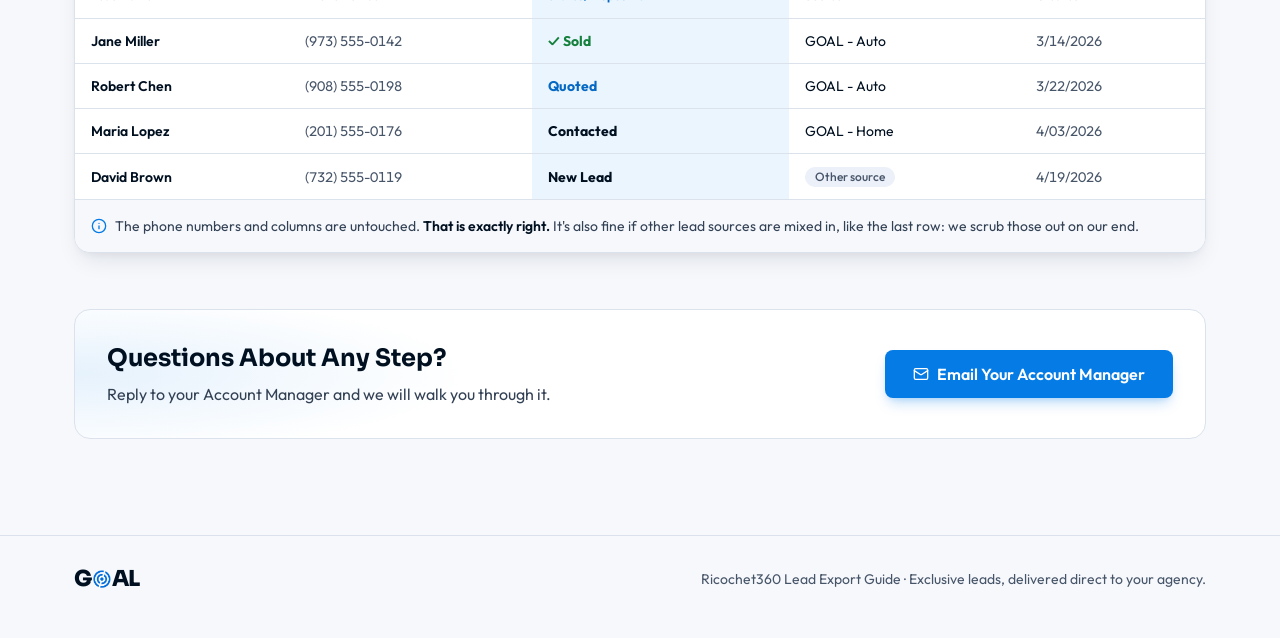
<file: ricochet-export.html>
<!DOCTYPE html>
<html lang="en">
<head>
<meta charset="UTF-8">
<meta name="viewport" content="width=device-width, initial-scale=1.0">
<title>GOAL — Exporting Your Leads from Ricochet360</title>
<meta name="description" content="How to export your full lead list from Ricochet360 and send it to your GOAL Account Manager.">
<meta name="color-scheme" content="dark light">
<meta name="theme-color" content="#080c10" media="(prefers-color-scheme: dark)">
<meta name="theme-color" content="#f6f8fc" media="(prefers-color-scheme: light)">
<link rel="icon" type="image/png" href="assets/goal-mark.png">
<link rel="preconnect" href="https://fonts.googleapis.com">
<link rel="preconnect" href="https://fonts.gstatic.com" crossorigin>
<link href="https://fonts.googleapis.com/css2?family=Outfit:wght@400;500;600&family=Sora:wght@600;700;800&display=swap" rel="stylesheet">
<link rel="stylesheet" href="assets/goal.css">
</head>
<body>
<!--
  GOAL CLIENT GUIDE — Exporting Leads from Ricochet360
  EDIT before sending: account-manager name + email in Step 5 (".sendto").
  Print to PDF (Cmd/Ctrl-P) to send to a client; print always uses the light ground.
-->

<header class="site-header">
  <div class="container">
    <div class="left">
      <a class="logo" href="index.html" aria-label="GOAL Client Guides home">G<img src="assets/goal-mark.png" alt="">AL</a>
      <a class="back-link" href="index.html">
        <svg viewBox="0 0 24 24" fill="none" stroke="currentColor" stroke-width="2" stroke-linecap="round" stroke-linejoin="round" aria-hidden="true"><path d="m12 19-7-7 7-7"/><path d="M19 12H5"/></svg>
        All Guides
      </a>
    </div>
    <span class="meta">Client Guide · Ricochet360 Export</span>
  </div>
</header>

<section class="guide-head">
  <div class="container">
    <span class="badge">Ricochet360 Guide · 5 Steps</span>
    <h1 class="guide-title">Export Your Leads From Ricochet360</h1>
    <p class="lead">Export your full lead list from Ricochet360 as a CSV with all fields and email it to your Account Manager, exactly as it downloads.</p>
    <nav class="toc" aria-label="Steps in this guide">
      <p class="toc-label">Jump to a step</p>
      <ol>
        <li><a href="#step-1"><span class="n">1</span>Open The Leads Tab</a></li>
        <li><a href="#step-2"><span class="n">2</span>Set Your Timeframe</a></li>
        <li><a href="#step-3"><span class="n">3</span>Select All The Records</a></li>
        <li><a href="#step-4"><span class="n">4</span>Export To A CSV File</a></li>
        <li><a href="#step-5"><span class="n">5</span>Email The File To Your Account Manager</a></li>
      </ol>
    </nav>
  </div>
</section>

<main class="container guide">


  <ol class="steps narrow">

    <li class="step" id="step-1">
      <div class="step-num" aria-hidden="true">1</div>
      <div class="step-body">
        <h3>Open The Leads Tab</h3>
        <p>Log in to your Ricochet360 portal. In the left sidebar, click <strong>Leads</strong> (or <strong>Search Leads</strong>) to open your leads list.</p>
      </div>
    </li>

    <li class="step" id="step-2">
      <div class="step-num" aria-hidden="true">2</div>
      <div class="step-body">
        <h3>Set Your Timeframe</h3>
        <p>At the top of your leads dashboard, use the <strong>date filter</strong> to set the window your Account Manager asked for, for example <strong>Past 30 Days</strong>, <strong>Past Month</strong> or a custom range.</p>
        <div class="note">
          <svg viewBox="0 0 24 24" fill="none" stroke-width="2" stroke-linecap="round" stroke-linejoin="round" aria-hidden="true"><circle cx="12" cy="12" r="10"/><path d="M12 16v-4"/><path d="M12 8h.01"/></svg>
          <p>You don't need to narrow it down to GOAL's campaigns. Pull the <strong>complete export</strong> for that timeframe and we'll scrub out everything else on our side.</p>
        </div>
      </div>
    </li>

    <li class="step" id="step-3">
      <div class="step-num" aria-hidden="true">3</div>
      <div class="step-body">
        <h3>Select All The Records</h3>
        <p>Once the filtered list appears, check the <strong>master checkbox</strong> in the top-left header of the list to select every record at once.</p>
      </div>
    </li>

    <li class="step" id="step-4">
      <div class="step-num" aria-hidden="true">4</div>
      <div class="step-body">
        <h3>Export To A CSV File</h3>
        <p>In the action menu (or table tools), click <strong>Export</strong> / <strong>Generate CSV</strong>. Keep the default <strong>“All Fields”</strong> so <strong>Phone Number</strong>, <strong>Lead Name</strong> and <strong>Status/Disposition</strong> are all included. Save it to your computer as a <strong>.csv</strong> file.</p>
      </div>
    </li>

    <li class="step" id="step-5">
      <div class="step-num" aria-hidden="true">5</div>
      <div class="step-body">
        <h3>Email The File To Your Account Manager</h3>
        <p>Reply to your Account Manager's email with the <strong>.csv attached</strong>.</p>
        <div class="note warn">
          <svg viewBox="0 0 24 24" fill="none" stroke-width="2" stroke-linecap="round" stroke-linejoin="round" aria-hidden="true"><path d="m21.73 18-8-14a2 2 0 0 0-3.48 0l-8 14A2 2 0 0 0 4 21h16a2 2 0 0 0 1.73-3"/><path d="M12 9v4"/><path d="M12 17h.01"/></svg>
          <p><strong>Don't modify, clean or rewrite anything</strong>, especially the phone numbers. They're how we tie your results back, so send the file exactly as it downloads.</p>
        </div>
        <div class="sendto">
          <div class="icon-tile"><svg viewBox="0 0 24 24" fill="none" stroke="currentColor" stroke-width="2" stroke-linecap="round" stroke-linejoin="round" aria-hidden="true"><rect width="20" height="16" x="2" y="4" rx="2"/><path d="m22 7-8.97 5.7a1.94 1.94 0 0 1-2.06 0L2 7"/></svg></div>
          <div class="who">
            <span class="k">Send Your Export To</span>
            <span class="n">Stephanie Ko · GOAL Account Manager</span>
            <a href="mailto:stephanie@checkoutgoal.com">stephanie@checkoutgoal.com</a>
          </div>
        </div>
      </div>
    </li>

  </ol>

  <section class="section">
    <h2 class="section-title">What A Good Export Looks Like</h2>
    <p class="lead">Yours will have more columns than this, and that is fine. The <strong>Status/Disposition</strong> column is the important part: it shows how far each lead got.</p>

    <div class="sheet">
      <div class="titlebar"><i></i><i></i><i></i><span>ricochet-leads-export.csv</span></div>
      <div class="scroll">
        <table>
          <thead>
            <tr><th scope="col">Lead Name</th><th scope="col">Phone Number</th><th scope="col" class="hi">Status/Disposition</th><th scope="col">Source</th><th scope="col">Created</th></tr>
          </thead>
          <tbody>
            <tr><td class="nm">Jane Miller</td><td class="dim">(973) 555-0142</td><td class="hi sold">✓ Sold</td><td>GOAL - Auto</td><td class="dim">3/14/2026</td></tr>
            <tr><td class="nm">Robert Chen</td><td class="dim">(908) 555-0198</td><td class="hi quote">Quoted</td><td>GOAL - Auto</td><td class="dim">3/22/2026</td></tr>
            <tr><td class="nm">Maria Lopez</td><td class="dim">(201) 555-0176</td><td class="hi">Contacted</td><td>GOAL - Home</td><td class="dim">4/03/2026</td></tr>
            <tr><td class="nm">David Brown</td><td class="dim">(732) 555-0119</td><td class="hi">New Lead</td><td><span class="src-out">Other source</span></td><td class="dim">4/19/2026</td></tr>
          </tbody>
        </table>
      </div>
      <div class="foot">
        <svg viewBox="0 0 24 24" fill="none" stroke-width="2" stroke-linecap="round" stroke-linejoin="round" aria-hidden="true"><circle cx="12" cy="12" r="10"/><path d="M12 16v-4"/><path d="M12 8h.01"/></svg>
        <p>The phone numbers and columns are untouched. <strong>That is exactly right.</strong> It's also fine if other lead sources are mixed in, like the last row: we scrub those out on our end.</p>
      </div>
    </div>
  </section>

  <section class="panel section cta-panel">
    <div class="text">
      <h2>Questions About Any Step?</h2>
      <p>Reply to your Account Manager and we will walk you through it.</p>
    </div>
    <a class="btn btn-primary" href="mailto:stephanie@checkoutgoal.com?subject=Ricochet360%20export">
      <svg viewBox="0 0 24 24" fill="none" stroke="currentColor" stroke-width="2" stroke-linecap="round" stroke-linejoin="round" aria-hidden="true"><rect width="20" height="16" x="2" y="4" rx="2"/><path d="m22 7-8.97 5.7a1.94 1.94 0 0 1-2.06 0L2 7"/></svg>
      Email Your Account Manager
    </a>
  </section>
</main>

<footer class="site-footer">
  <div class="container">
    <span class="logo sm">G<img src="assets/goal-mark.png" alt="O">AL</span>
    <p>Ricochet360 Lead Export Guide · Exclusive leads, delivered direct to your agency.</p>
  </div>
</footer>

</body>
</html>
</file>
<file: assets/goal.css>
/* ==========================================================================
   GOAL design system — shared styles for the Client Guides site
   Tokens from the GOAL design system. Dark is the default; a light palette
   takes over automatically when the visitor's OS/browser prefers light.
   ========================================================================== */
:root{
  color-scheme:dark light;
  --ground:#080c10; --surface:#0d1117; --surface-raised:#151a1e;
  --border-subtle:rgba(30,41,59,.5); --border-strong:#64748b;
  --ink:#ffffff; --ink-soft:#cbd5e1; --ink-muted:#94a3b8;
  --brand:#057be5; --brand-hover:#1a8cf0; --brand-text:#339fff;
  --brand-tint:rgba(5,123,229,.1); --brand-tint-strong:rgba(5,123,229,.15);
  --brand-border:rgba(5,123,229,.3);
  --accent-amber:#d97706; --success:#22c55e;
  --amber-tint:rgba(217,119,6,.12); --amber-border:rgba(217,119,6,.45);
  --hero-glow:rgba(5,123,229,.13); --grid-line:rgba(30,41,59,.28);
  --mock-border:transparent;

  /* light tokens, used for product mockups and example exports */
  --l-ground:#f6f8fc; --l-surface:#ffffff; --l-raised:#ebf0f9; --l-border:#dbe2ec;
  --l-ink:#001020; --l-ink-soft:#334155; --l-ink-muted:#475569;
  --l-brand-text:#0569c4; --l-brand-tint:rgba(5,123,229,.08); --l-success:#15803d;

  --font-display:Sora,"Sora Fallback",system-ui,sans-serif;
  --font-sans:Outfit,"Outfit Fallback",system-ui,sans-serif;

  --radius-xs:4px; --radius-sm:8px; --radius-md:12px; --radius-lg:16px; --radius-full:9999px;

  --shadow-lg:0 20px 25px -5px rgba(0,0,0,.1),0 8px 10px -6px rgba(0,0,0,.1);
  --shadow-card:0 25px 50px -12px rgba(0,0,0,.25);
  --shadow-brand:0 10px 15px -3px rgba(5,123,229,.25),0 4px 6px -4px rgba(5,123,229,.25);
  --glow-brand:0 0 28px -8px rgba(5,123,229,.55);

  --container:1180px;
}

/* ---------- Light theme: follows the system setting ---------- */
@media (prefers-color-scheme:light){
  :root{
    --ground:#f6f8fc; --surface:#ffffff; --surface-raised:#ebf0f9;
    --border-subtle:#dbe2ec; --border-strong:#94a3b8;
    --ink:#001020; --ink-soft:#334155; --ink-muted:#475569;
    --brand-hover:#0569c4; --brand-text:#0569c4;
    --brand-tint:rgba(5,123,229,.08); --brand-tint-strong:rgba(5,123,229,.12);
    --brand-border:rgba(5,123,229,.3);
    --accent-amber:#b45309; --success:#15803d;
    --amber-tint:rgba(217,119,6,.1); --amber-border:rgba(180,83,9,.4);
    --hero-glow:rgba(5,123,229,.1); --grid-line:rgba(100,116,139,.12);
    --mock-border:var(--l-border);

    --shadow-lg:0 12px 24px -8px rgba(15,23,42,.12),0 4px 8px -4px rgba(15,23,42,.06);
    --shadow-card:0 1px 2px rgba(15,23,42,.04),0 12px 32px -16px rgba(15,23,42,.14);
    --shadow-brand:0 8px 14px -4px rgba(5,123,229,.28),0 3px 6px -3px rgba(5,123,229,.2);
    --glow-brand:0 0 24px -10px rgba(5,123,229,.35);
  }
}

*{box-sizing:border-box;}
html,body{margin:0;padding:0;}
body{background:var(--ground);color:var(--ink);font-family:var(--font-sans);
  font-size:16px;line-height:24px;-webkit-font-smoothing:antialiased;text-rendering:optimizeLegibility;}
h1,h2,h3,p{margin:0;}
img{display:block;}
a{color:var(--brand-text);}
a:hover{color:var(--ink);}
a:focus-visible,button:focus-visible{outline:2px solid var(--brand-text);outline-offset:2px;}
strong{color:var(--ink);font-weight:600;}

.container{max-width:var(--container);margin:0 auto;padding:0 24px;}
@media (max-width:600px){ .container{padding:0 16px;} }

/* ---------- Logo ---------- */
.logo{display:inline-flex;align-items:center;color:var(--ink);text-decoration:none;
  font-family:var(--font-display);font-weight:800;font-size:26px;line-height:1;letter-spacing:-.5px;}
.logo:hover{color:var(--ink);}
.logo img{width:22px;height:22px;margin:0 1px;}
.logo.sm{font-size:22px;}
.logo.sm img{width:18px;height:18px;}

/* ---------- Header ---------- */
.site-header{border-bottom:1px solid var(--border-subtle);}
.site-header .container{min-height:72px;display:flex;align-items:center;justify-content:space-between;
  gap:16px;flex-wrap:wrap;padding-top:12px;padding-bottom:12px;}
.site-header .left{display:flex;align-items:center;gap:24px;flex-wrap:wrap;}
.site-header .meta{font-size:14px;line-height:20px;font-weight:500;color:var(--ink-muted);}
.site-header nav{display:flex;align-items:center;gap:24px;flex-wrap:wrap;}

/* ---------- Buttons ---------- */
.btn{display:inline-flex;align-items:center;gap:8px;min-height:48px;padding:0 28px;
  border-radius:var(--radius-sm);font-family:var(--font-sans);font-size:16px;font-weight:600;
  text-decoration:none;white-space:nowrap;transition:background .15s,border-color .15s,color .15s;}
.btn svg{width:16px;height:16px;flex-shrink:0;}
.btn-primary{background:var(--brand);color:#fff;box-shadow:var(--shadow-brand);}
.btn-primary:hover{background:var(--brand-hover);color:#fff;}
.btn-ghost{border:1px solid var(--border-strong);color:var(--ink);padding:0 24px;}
.btn-ghost:hover{background:var(--brand-tint);color:var(--ink);}
.btn-pill{border-radius:var(--radius-full);}
.btn-sm{min-height:40px;padding:0 16px;font-size:14px;}
.btn-outline{border:1px solid var(--brand-border);color:var(--ink);}
.btn-outline:hover{background:var(--brand-tint);color:var(--ink);}
.back-link{display:inline-flex;align-items:center;gap:8px;min-height:40px;padding:0 14px;
  border:1px solid var(--border-subtle);border-radius:var(--radius-sm);background:var(--surface);
  color:var(--ink);font-size:14px;font-weight:600;text-decoration:none;}
.back-link:hover{border-color:var(--border-strong);color:var(--ink);}
.back-link svg{width:16px;height:16px;}

/* ---------- Hero ---------- */
.hero{background-color:var(--ground);
  background-image:radial-gradient(ellipse 60% 75% at 28% 40%,var(--hero-glow),rgba(5,123,229,0) 70%),
    linear-gradient(var(--grid-line) 1px,transparent 1px),
    linear-gradient(90deg,var(--grid-line) 1px,transparent 1px);
  background-size:100% 100%,48px 48px,48px 48px;}
.hero .container{padding-top:88px;padding-bottom:72px;display:flex;flex-direction:column;gap:24px;}
.hero.compact .container{padding-top:40px;padding-bottom:32px;gap:12px;}
.hero.compact .lead{font-size:16px;line-height:24px;}
@media (max-width:600px){ .hero.compact .container{padding-top:28px;padding-bottom:24px;} }
.badge{align-self:flex-start;display:inline-flex;align-items:center;gap:8px;padding:4px 12px;
  border-radius:var(--radius-full);background:var(--brand-tint-strong);color:var(--brand-text);
  font-size:12px;line-height:16px;font-weight:500;}
.badge svg{width:14px;height:14px;}
.badge.neutral{background:var(--surface-raised);color:var(--ink-muted);border:1px solid var(--border-subtle);}
.badge.outline{background:none;border:1px solid var(--border-strong);color:var(--ink-soft);}
.display-lg{font-family:var(--font-display);font-weight:800;font-size:clamp(38px,5.2vw,56px);
  line-height:.98;letter-spacing:-1.4px;max-width:18ch;}
.display-lg .accent{color:var(--brand-text);}
.display-md{font-family:var(--font-display);font-weight:800;font-size:clamp(28px,3.4vw,40px);
  line-height:1.1;letter-spacing:-1px;}
.display-xl{font-family:var(--font-display);font-weight:800;font-size:clamp(34px,4.6vw,60px);
  line-height:1;letter-spacing:-1.5px;}
.display-xl .muted{color:var(--ink-muted);}
.lead{max-width:60ch;font-size:18px;line-height:28px;color:var(--ink-muted);}
.lead strong{color:var(--ink);}
.actions{display:flex;flex-wrap:wrap;gap:12px;margin-top:8px;}
.chips{display:flex;flex-wrap:wrap;gap:8px;margin-top:8px;}
.chip{display:inline-flex;align-items:center;gap:8px;padding:8px 14px;border-radius:var(--radius-full);
  border:1px solid var(--border-subtle);background:var(--surface);font-size:14px;line-height:20px;color:var(--ink-soft);}
.chip svg{width:16px;height:16px;stroke:var(--brand);}

/* ---------- Guide header (compact, task-first) ---------- */
.guide-head{border-bottom:1px solid var(--border-subtle);background:var(--surface);}
.guide-head .container{padding-top:28px;padding-bottom:24px;display:flex;flex-direction:column;gap:10px;}
.guide-title{font-family:var(--font-display);font-weight:700;font-size:clamp(24px,3vw,30px);
  line-height:1.2;letter-spacing:-.5px;}
.guide-head .lead{font-size:16px;line-height:24px;color:var(--ink-soft);max-width:70ch;}
.toc{margin-top:8px;}
.toc-label{font-size:12px;line-height:16px;font-weight:600;text-transform:uppercase;letter-spacing:.6px;color:var(--ink-muted);margin-bottom:8px;}
.toc ol{list-style:none;margin:0;padding:0;display:flex;flex-wrap:wrap;gap:8px;}
.toc a{display:inline-flex;align-items:center;gap:10px;min-height:40px;padding:6px 14px 6px 6px;
  border-radius:var(--radius-sm);border:1px solid var(--border-subtle);background:var(--ground);
  color:var(--ink);font-size:14px;line-height:20px;font-weight:600;text-decoration:none;}
.toc a:hover{border-color:var(--brand-border);background:var(--brand-tint);color:var(--ink);}
.toc .n{width:28px;height:28px;flex-shrink:0;border-radius:6px;background:var(--brand);color:#fff;
  display:flex;align-items:center;justify-content:center;font-family:var(--font-display);font-weight:700;font-size:14px;}
@media (max-width:600px){ .toc ol{flex-direction:column;} .toc a{width:100%;} }
[id^="step-"]{scroll-margin-top:24px;}
main.guide{padding-top:32px;}
.section-title{font-family:var(--font-display);font-weight:700;font-size:24px;line-height:32px;letter-spacing:-.3px;}
.section > .section-title + .lead{margin:8px 0 24px;font-size:16px;line-height:24px;}
main.guide .section{margin-top:56px;}
main.guide .callouts{margin-top:32px;}

.divider{height:1px;background:linear-gradient(90deg,rgba(5,123,229,0),var(--brand) 30%,var(--accent-amber) 70%,rgba(217,119,6,0));}

/* ---------- Sections ---------- */
main{padding-top:96px;}
.section-head{display:flex;flex-wrap:wrap;align-items:flex-end;justify-content:space-between;gap:16px;margin-bottom:48px;}
.section{margin-top:96px;}
.section > .lead{margin:24px 0 48px;}
@media (max-width:600px){ main{padding-top:64px;} .section{margin-top:64px;} }
main.landing{padding-top:32px;}
@media (max-width:600px){ main.landing{padding-top:24px;} }

/* ---------- Guide cards (landing) ---------- */
.grid{display:grid;grid-template-columns:repeat(auto-fit,minmax(300px,1fr));gap:24px;}
@media (max-width:360px){ .grid{grid-template-columns:1fr;} }
.guide-card{display:flex;flex-direction:column;gap:16px;padding:24px;border-radius:var(--radius-md);
  background:var(--surface);border:1px solid var(--border-subtle);box-shadow:var(--shadow-card);
  color:var(--ink);text-decoration:none;transition:border-color .18s ease,transform .18s ease;}
.guide-card:hover{border-color:rgba(5,123,229,.55);transform:translateY(-3px);color:var(--ink);}
.guide-card:hover .open-btn{background:var(--brand-hover);}
.guide-card:focus-visible{outline:2px solid var(--brand-text);outline-offset:3px;}
.guide-card .toprow{display:flex;align-items:center;gap:14px;}
.mono{width:52px;height:52px;flex-shrink:0;border-radius:var(--radius-md);background:var(--brand-tint);
  border:1px solid var(--brand-border);display:flex;align-items:center;justify-content:center;
  font-family:var(--font-display);font-weight:700;font-size:16px;color:var(--brand-text);}
.crm{display:flex;flex-direction:column;}
.crm small{font-size:12px;line-height:16px;font-weight:500;text-transform:uppercase;letter-spacing:.6px;color:var(--ink-muted);}
.crm .name{font-family:var(--font-display);font-weight:800;font-size:26px;line-height:32px;letter-spacing:-.5px;}
.guide-card .task{font-size:16px;line-height:24px;font-weight:600;color:var(--ink);}
.guide-card p{font-size:14px;line-height:20px;color:var(--ink-soft);}
.facts{list-style:none;margin:0;padding:0;display:flex;flex-wrap:wrap;gap:8px;margin-top:auto;}
.facts li{padding:6px 12px;border-radius:var(--radius-full);background:var(--surface-raised);
  font-size:13px;line-height:18px;color:var(--ink-muted);}
.facts strong{color:var(--ink);font-weight:600;}
.open-btn{justify-content:center;width:100%;white-space:normal;text-align:center;}

/* ---------- CTA / callout panels ---------- */
.panel{padding:32px;border-radius:var(--radius-lg);background-color:var(--surface);
  background-image:radial-gradient(ellipse 50% 90% at 0% 50%,var(--hero-glow),rgba(5,123,229,0) 70%);
  border:1px solid var(--border-subtle);display:flex;flex-wrap:wrap;align-items:center;gap:24px;}
.panel .text{flex:999 1 420px;min-width:0;display:flex;flex-direction:column;gap:8px;}
.panel h2{font-family:var(--font-display);font-weight:700;font-size:24px;line-height:32px;}
.panel p{max-width:60ch;color:var(--ink-soft);}
.panel .btn{flex:0 0 auto;}
@media (max-width:600px){ .panel{padding:24px;} .panel .text{flex-basis:100%;} }

.icon-tile{width:48px;height:48px;flex-shrink:0;border-radius:var(--radius-md);background:var(--brand-tint);
  display:flex;align-items:center;justify-content:center;color:var(--brand);}
.icon-tile svg{width:20px;height:20px;}
.icon-tile.lg{width:56px;height:56px;}
.icon-tile.lg svg{width:24px;height:24px;}
.icon-tile.amber{background:var(--amber-tint);color:var(--accent-amber);}

.card{padding:24px;border-radius:var(--radius-md);background:var(--surface);border:1px solid var(--border-subtle);}
.callout{display:flex;gap:16px;align-items:flex-start;}
.callout .body{flex:1;min-width:0;display:flex;flex-direction:column;gap:8px;}
.callout h2{font-family:var(--font-display);font-weight:700;font-size:20px;line-height:28px;}
.callout p{color:var(--ink-soft);}
.callout.warn{border-color:var(--amber-border);}
.callout.info{background:var(--brand-tint);border-color:var(--brand-border);}
.callout.intro{padding:32px;flex-wrap:wrap;gap:24px;}
.callout.intro h2{font-size:24px;line-height:32px;}
.callout.intro p{max-width:70ch;}
.callouts{margin-top:48px;display:grid;grid-template-columns:repeat(auto-fit,minmax(320px,1fr));gap:24px;}
@media (max-width:360px){ .callouts{grid-template-columns:1fr;} }

/* ---------- Steps ---------- */
.steps{list-style:none;margin:0;padding:0;display:flex;flex-direction:column;gap:24px;}
.steps.narrow{max-width:900px;}
.step{display:flex;gap:24px;}
.step-num{width:48px;height:48px;flex-shrink:0;border-radius:var(--radius-md);background:var(--brand);color:#fff;
  display:flex;align-items:center;justify-content:center;font-family:var(--font-display);font-weight:700;
  font-size:20px;box-shadow:var(--shadow-brand);}
.step-body{flex:1;min-width:0;padding:24px;border-radius:var(--radius-md);background:var(--surface);
  border:1px solid var(--border-subtle);display:flex;flex-direction:column;gap:8px;}
.step-body h3,.step-head h3{font-family:var(--font-display);font-weight:700;font-size:20px;line-height:28px;}
.step-body > p,.step-copy > p{color:var(--ink-soft);}
@media (max-width:600px){ .step{gap:12px;} .step-num{width:40px;height:40px;font-size:18px;} .step-body{padding:20px;} }

.options{display:grid;grid-template-columns:repeat(auto-fit,minmax(240px,1fr));gap:8px;margin-top:8px;}
.option{padding:16px;border-radius:var(--radius-md);background:var(--surface-raised);display:flex;flex-direction:column;gap:8px;}
.option .t{font-family:var(--font-display);font-weight:700;font-size:16px;line-height:24px;}
.option .d{font-size:14px;line-height:20px;color:var(--ink-muted);}

.note{margin-top:8px;padding:12px 16px;border-radius:var(--radius-md);background:var(--surface-raised);
  display:flex;gap:12px;align-items:flex-start;}
.note svg{width:16px;height:16px;flex-shrink:0;margin-top:2px;stroke:var(--brand);}
.note p{font-size:14px;line-height:20px;color:var(--ink-muted);}
.note.warn{border:1px solid var(--amber-border);}
.note.warn svg{stroke:var(--accent-amber);}
.note.warn p{color:var(--ink-soft);}

.sendto{margin-top:8px;padding:16px;border-radius:var(--radius-md);background:var(--brand-tint);
  border:1px solid var(--brand-border);box-shadow:var(--glow-brand);display:flex;flex-wrap:wrap;align-items:center;gap:16px;}
.sendto .icon-tile{background:var(--brand-tint-strong);}
.sendto .who{flex:999 1 240px;min-width:0;display:flex;flex-direction:column;gap:2px;}
.sendto .k{font-size:12px;line-height:16px;color:var(--ink-muted);}
.sendto .n{font-family:var(--font-display);font-weight:700;font-size:16px;line-height:24px;}
.sendto a{font-size:14px;line-height:20px;overflow-wrap:anywhere;}

/* illustrated steps (AgencyZoom) */
.step-row{padding:24px;border-radius:var(--radius-md);background:var(--surface);border:1px solid var(--border-subtle);
  display:flex;flex-wrap:wrap;gap:32px;align-items:flex-start;}
.step-copy{flex:1 1 360px;min-width:0;display:flex;flex-direction:column;gap:12px;}
.step-head{display:flex;align-items:center;gap:16px;}
.mock{flex:1 1 360px;min-width:0;margin:0;padding:24px;border-radius:var(--radius-lg);background:var(--l-ground);
  border:1px solid var(--mock-border);color:var(--l-ink);min-height:220px;display:flex;font-size:14px;line-height:20px;}
@media (max-width:600px){ .step-row{padding:20px;gap:20px;} .step-copy,.mock{flex-basis:100%;} .mock{padding:16px;} }
.mock svg{width:16px;height:16px;flex-shrink:0;}
.m-box{background:var(--l-surface);border:1px solid var(--l-border);border-radius:var(--radius-md);}
.m-bar{border-radius:var(--radius-xs);background:var(--l-border);}
.m-item{padding:8px 12px;color:var(--l-ink-muted);}
.m-item.on{border-radius:6px;background:var(--l-brand-tint);color:var(--l-brand-text);font-weight:600;
  display:flex;align-items:center;justify-content:space-between;gap:8px;}
.m-item.fill{border-radius:var(--radius-sm);background:var(--brand);color:#fff;font-weight:600;box-shadow:var(--shadow-brand);}
.m-menu{padding:4px;border-radius:var(--radius-sm);background:var(--l-surface);border:1px solid var(--l-border);
  box-shadow:var(--shadow-lg);display:flex;flex-direction:column;}
.m-btn{display:inline-flex;align-items:center;gap:6px;padding:8px 14px;border-radius:var(--radius-sm);
  background:var(--brand);color:#fff;font-weight:600;}

/* ---------- Example export table (light mockup) ---------- */
.sheet{border-radius:var(--radius-lg);background:var(--l-surface);color:var(--l-ink);overflow:hidden;
  border:1px solid var(--mock-border);box-shadow:var(--shadow-lg);}
.sheet .titlebar{display:flex;align-items:center;gap:8px;padding:12px 16px;background:var(--l-raised);border-bottom:1px solid var(--l-border);}
.sheet .titlebar i{width:10px;height:10px;border-radius:50%;background:#94a3b8;}
.sheet .titlebar span{margin-left:8px;font-size:12px;line-height:16px;font-weight:500;color:var(--l-ink-muted);}
.sheet .scroll{overflow-x:auto;}
.sheet table{width:100%;border-collapse:collapse;font-size:14px;line-height:20px;}
.sheet th,.sheet td{padding:12px 16px;border-bottom:1px solid var(--l-border);text-align:left;white-space:nowrap;}
.sheet tbody tr:last-child td{border-bottom:none;}
.sheet th{font-size:12px;font-weight:600;color:var(--l-ink-muted);}
.sheet tbody{font-variant-numeric:tabular-nums;}
.sheet .hi{background:var(--l-brand-tint);font-weight:700;}
.sheet th.hi{color:var(--l-brand-text);}
.sheet .sold{color:var(--l-success);}
.sheet .quote{color:var(--l-brand-text);}
.sheet .nm{font-weight:600;}
.sheet .dim{color:var(--l-ink-muted);}
.sheet .src-out{display:inline-flex;padding:2px 10px;border-radius:var(--radius-full);background:var(--l-raised);
  color:var(--l-ink-muted);font-size:12px;line-height:16px;font-weight:500;}
.sheet .foot{display:flex;align-items:flex-start;gap:8px;padding:16px;background:var(--l-ground);border-top:1px solid var(--l-border);}
.sheet .foot svg{width:16px;height:16px;flex-shrink:0;margin-top:2px;stroke:var(--brand);}
.sheet .foot p{font-size:14px;line-height:20px;color:var(--l-ink-soft);}
.sheet .foot strong{color:var(--l-ink);}

/* ---------- Footer ---------- */
.site-footer{margin-top:96px;border-top:1px solid var(--border-subtle);}
.site-footer .container{padding-top:32px;padding-bottom:48px;display:flex;flex-wrap:wrap;align-items:center;justify-content:space-between;gap:16px;}
.site-footer p{font-size:14px;line-height:20px;color:var(--ink-muted);}

/* ---------- Print: light ground for PDFs sent to clients ---------- */
@media print{
  :root{--ground:#fff;--surface:#fff;--surface-raised:#f1f5f9;--border-subtle:#dbe2ec;
    --ink:#001020;--ink-soft:#334155;--ink-muted:#475569;--brand-text:#0569c4;}
  body{-webkit-print-color-adjust:exact;print-color-adjust:exact;}
  .hero{background-image:none;}
  .toc{display:none;}
  .back-link,.site-header nav,.cta-panel{display:none;}
  .guide-card,.step,.step-row,.sheet,.callout,.sendto{break-inside:avoid;box-shadow:none;}
  main{padding-top:40px;} .section{margin-top:48px;}
}
@media (prefers-reduced-motion:reduce){ .guide-card,.btn{transition:none;} .guide-card:hover{transform:none;} }
</file>
